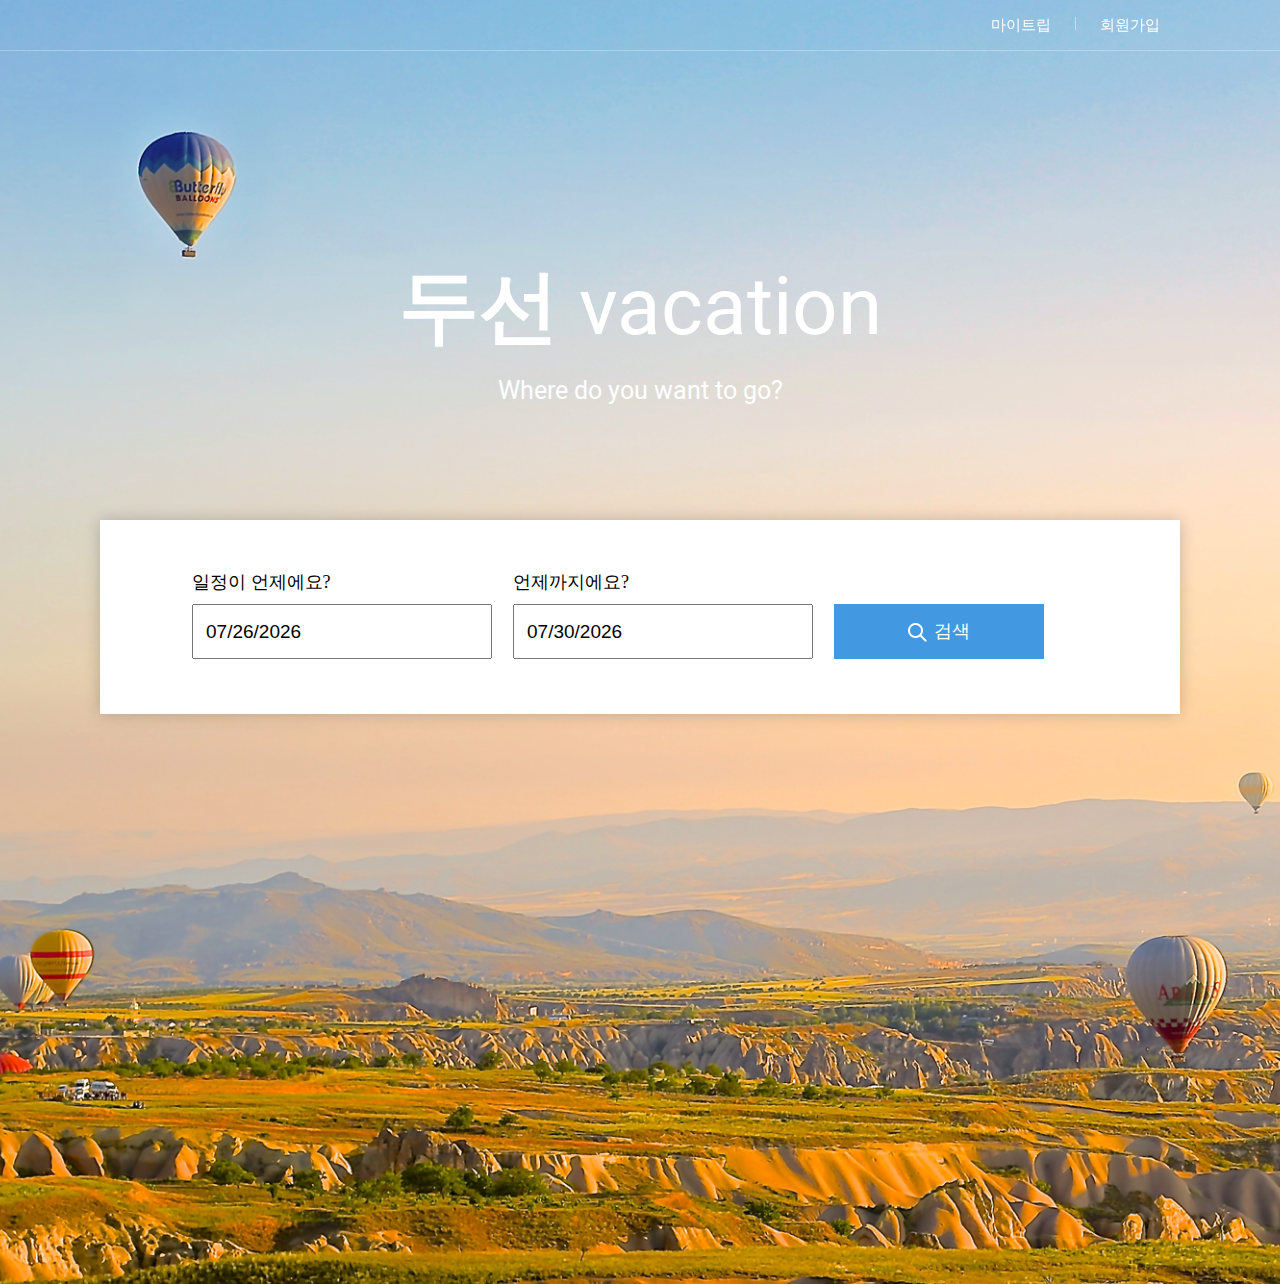
<file: index.html>
<!DOCTYPE html>
<html lang="en">
  <head>
    <meta charset="UTF-8" />
    <meta name="viewport" content="width=device-width, initial-scale=1.0" />
    <meta http-equiv="X-UA-Compatible" content="ie=edge" />
    <title>My trip advisor</title>

    <link rel="stylesheet" href="libs/jquery-ui/jquery-ui.min.css" />
    <link rel="stylesheet" href="styles/styles.css" />
    <script src="libs/jquery-3.3.1.min.js"></script>
    <script src="libs/jquery-ui/jquery-ui.min.js"></script>
    <script src="scripts/scripts.js"></script>
  </head>
  <body>
        <div id="container">
            <div id="header">
                <div>
                    <a href="index.html"><span></span></a>
                    <div class="menu-items right">
                        <a href="mytrip.html">마이트립</a> <img
                            src="images/line_maintop_gray.png" /> <a href="register.html">회원가입</a>
                    </div>
                </div>
            </div>
            <div id="body">
                <div id="title-text" class="lg-text">두선 vacation</div>
                <div id="title-sub-text" class="md-text">Where do you want to
                    go?</div>
                <div id="search-panel">
                    <form id="form-search">
                        <div class="panel-block">
                            <label for="from">일정이 언제에요?</label>
                            <div>
                                <input type="text" id="from" readonly />
                            </div>
                        </div>
                        <div class="panel-block">
                            <label for="to">언제까지에요?</label>
                            <div>
                                <input type="text" id="to" readonly />
                            </div>
                        </div>
                        <div class="panel-block no-margin">
                            <button type="submit" class="btn-search">
                                <img src="images/icon_search_on.png" /> 검색
                            </button>
                        </div>
                    </form>
                </div>
    
                <div id="list-bg">
                    <div id="list-panel"></div>
                </div>
            </div>
            <div id="list-item-template" class="list-item">
                <img class="list-item-image" />
                <div class="list-item-desc">
                    <div class="list-item-name"></div>
                    <div class="list-item-city">
                        <img src="images/icon_list_location.png" />
                        <div class="list-item-city-name" />
                    </div>
                </div>
            </div>
        </div>
    </body>
</html>
</file>
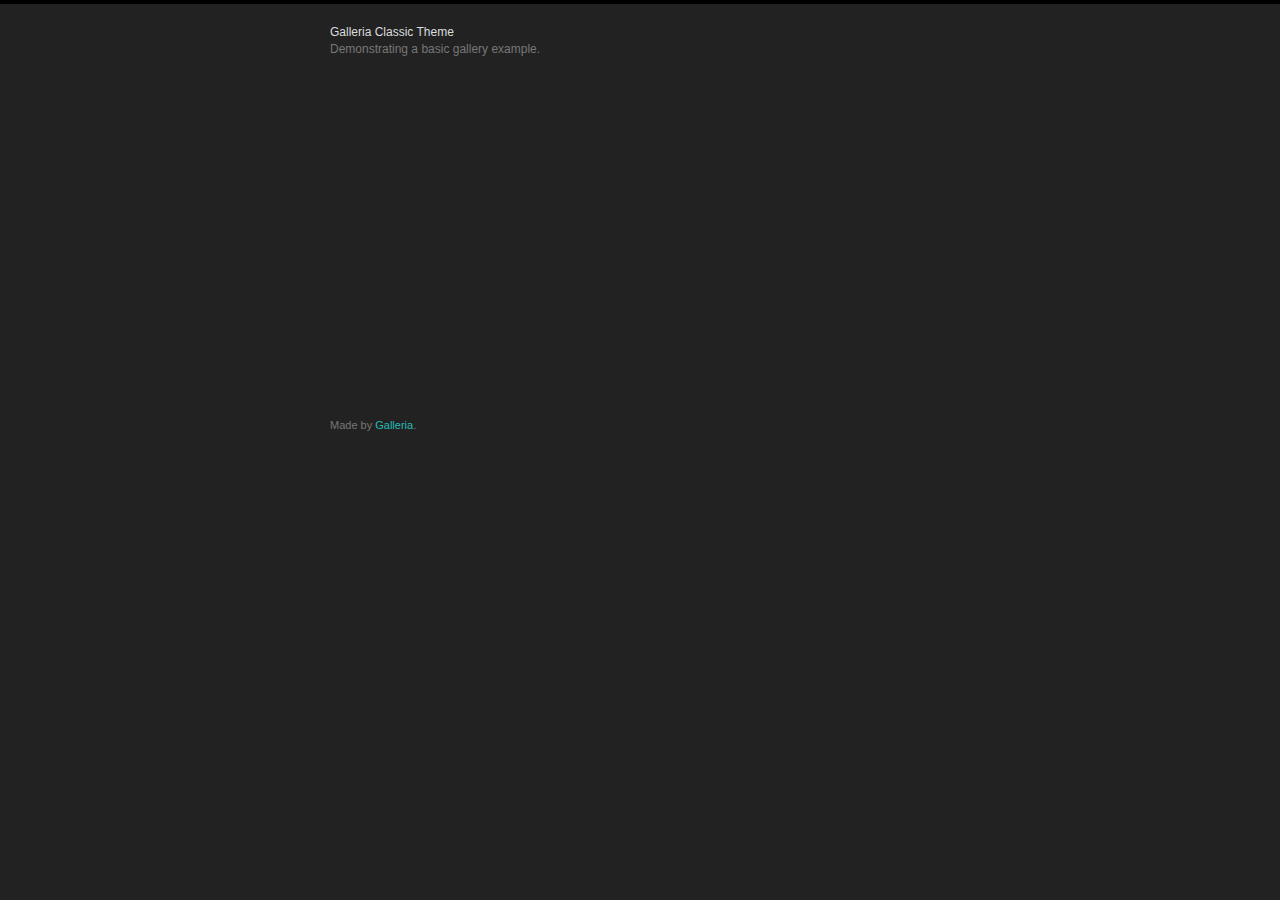
<file: libs/galleria/themes/classic/classic-demo.html>
<!DOCTYPE html>
<html lang="en">
    <head>
        <meta charset="utf-8">
        <title>Galleria Classic Theme</title>
        <style>

            /* Demo styles */
            html,body{background:#222;margin:0;}
            body{border-top:4px solid #000;}
            .content{color:#777;font:12px/1.4 "helvetica neue",arial,sans-serif;width:620px;margin:20px auto;}
            h1{font-size:12px;font-weight:normal;color:#ddd;margin:0;}
            p{margin:0 0 20px}
            a {color:#22BCB9;text-decoration:none;}
            .cred{margin-top:20px;font-size:11px;}

            /* This rule is read by Galleria to define the gallery height: */
            #galleria{height:320px}

        </style>

        <!-- load jQuery -->
        <!-- <script src="http://ajax.googleapis.com/ajax/libs/jquery/3.1.1/jquery.js"></script> -->
        <script src="http://ajax.googleapis.com/ajax/libs/jquery/2.2.4/jquery.js"></script>

        <!-- load Galleria -->
        <script src="../../galleria-1.5.7.min.js"></script>

    </head>
<body>
    <div class="content">
        <h1>Galleria Classic Theme</h1>
        <p>Demonstrating a basic gallery example.</p>

        <!-- Adding gallery images. We use resized thumbnails here for better performance, but it’s not necessary -->

        <div id="galleria">
            <a href="http://upload.wikimedia.org/wikipedia/commons/thumb/a/a2/Biandintz_eta_zaldiak_-_modified2.jpg/800px-Biandintz_eta_zaldiak_-_modified2.jpg">
                <img 
                    src="http://upload.wikimedia.org/wikipedia/commons/thumb/a/a2/Biandintz_eta_zaldiak_-_modified2.jpg/100px-Biandintz_eta_zaldiak_-_modified2.jpg",
                    data-big="http://upload.wikimedia.org/wikipedia/commons/thumb/a/a2/Biandintz_eta_zaldiak_-_modified2.jpg/1280px-Biandintz_eta_zaldiak_-_modified2.jpg"
                    data-title="Biandintz eta zaldiak"
                    data-description="Horses on Bianditz mountain, in Navarre, Spain."
                >
            </a>
            <a href="http://upload.wikimedia.org/wikipedia/commons/thumb/6/6c/Athabasca_Rail_at_Brule_Lake.jpg/800px-Athabasca_Rail_at_Brule_Lake.jpg">
                <img 
                    src="http://upload.wikimedia.org/wikipedia/commons/thumb/6/6c/Athabasca_Rail_at_Brule_Lake.jpg/100px-Athabasca_Rail_at_Brule_Lake.jpg",
                    data-big="http://upload.wikimedia.org/wikipedia/commons/thumb/6/6c/Athabasca_Rail_at_Brule_Lake.jpg/1280px-Athabasca_Rail_at_Brule_Lake.jpg"
                    data-title="Athabasca Rail"
                    data-description="The Athabasca River railroad track at the mouth of Brulé Lake in Alberta, Canada."
                >
            </a>
            <a href="http://upload.wikimedia.org/wikipedia/commons/thumb/1/1f/Back-scattering_crepuscular_rays_panorama_1.jpg/1280px-Back-scattering_crepuscular_rays_panorama_1.jpg">
                <img 
                    src="http://upload.wikimedia.org/wikipedia/commons/thumb/1/1f/Back-scattering_crepuscular_rays_panorama_1.jpg/100px-Back-scattering_crepuscular_rays_panorama_1.jpg",
                    data-big="http://upload.wikimedia.org/wikipedia/commons/thumb/1/1f/Back-scattering_crepuscular_rays_panorama_1.jpg/1400px-Back-scattering_crepuscular_rays_panorama_1.jpg"
                    data-title="Back-scattering crepuscular rays"
                    data-description="Picture of the day on Wikimedia Commons 26 September 2010."
                >
            </a>
            <a href="http://upload.wikimedia.org/wikipedia/commons/thumb/7/75/Interior_convento_3.jpg/800px-Interior_convento_3.jpg">
                <img 
                    src="http://upload.wikimedia.org/wikipedia/commons/thumb/7/75/Interior_convento_3.jpg/120px-Interior_convento_3.jpg",
                    data-big="http://upload.wikimedia.org/wikipedia/commons/thumb/7/75/Interior_convento_3.jpg/1400px-Interior_convento_3.jpg"
                    data-title="Interior convento"
                    data-description="Interior view of Yuriria Convent, founded in 1550."
                >
            </a>
            <a href="http://upload.wikimedia.org/wikipedia/commons/thumb/6/6b/Oxbow_Bend_outlook_in_the_Grand_Teton_National_Park.jpg/800px-Oxbow_Bend_outlook_in_the_Grand_Teton_National_Park.jpg">
                <img 
                    src="http://upload.wikimedia.org/wikipedia/commons/thumb/6/6b/Oxbow_Bend_outlook_in_the_Grand_Teton_National_Park.jpg/100px-Oxbow_Bend_outlook_in_the_Grand_Teton_National_Park.jpg",
                    data-big="http://upload.wikimedia.org/wikipedia/commons/thumb/6/6b/Oxbow_Bend_outlook_in_the_Grand_Teton_National_Park.jpg/1280px-Oxbow_Bend_outlook_in_the_Grand_Teton_National_Park.jpg"
                    data-title="Oxbow Bend outlook"
                    data-description="View over the Snake River to the Mount Moran with the Skillet Glacier."
                >
            </a>
            <a href="http://upload.wikimedia.org/wikipedia/commons/thumb/c/c9/Hazy_blue_hour_in_Grand_Canyon.JPG/800px-Hazy_blue_hour_in_Grand_Canyon.JPG">
                <img 
                    src="http://upload.wikimedia.org/wikipedia/commons/thumb/c/c9/Hazy_blue_hour_in_Grand_Canyon.JPG/100px-Hazy_blue_hour_in_Grand_Canyon.JPG",
                    data-big="http://upload.wikimedia.org/wikipedia/commons/thumb/c/c9/Hazy_blue_hour_in_Grand_Canyon.JPG/1280px-Hazy_blue_hour_in_Grand_Canyon.JPG"
                    data-title="Hazy blue hour"
                    data-description="Hazy blue hour in Grand Canyon. View from the South Rim."
                >
            </a>
            <a href="http://upload.wikimedia.org/wikipedia/commons/thumb/f/f4/2909_vallon_moy_res.jpg/800px-2909_vallon_moy_res.jpg">
                <img 
                    src="http://upload.wikimedia.org/wikipedia/commons/thumb/f/f4/2909_vallon_moy_res.jpg/100px-2909_vallon_moy_res.jpg",
                    data-big="http://upload.wikimedia.org/wikipedia/commons/thumb/f/f4/2909_vallon_moy_res.jpg/1280px-2909_vallon_moy_res.jpg"
                    data-title="Haute Severaisse valley"
                    data-description="View of Haute Severaisse valley and surrounding summits from the slopes of Les Vernets."
                >
            </a>
            <a href="http://upload.wikimedia.org/wikipedia/commons/thumb/4/46/Bohinjsko_jezero_2.jpg/800px-Bohinjsko_jezero_2.jpg">
                <img 
                    src="http://upload.wikimedia.org/wikipedia/commons/thumb/4/46/Bohinjsko_jezero_2.jpg/100px-Bohinjsko_jezero_2.jpg",
                    data-big="http://upload.wikimedia.org/wikipedia/commons/thumb/4/46/Bohinjsko_jezero_2.jpg/1280px-Bohinjsko_jezero_2.jpg"
                    data-title="Bohinj lake"
                    data-description="Bohinj lake (Triglav National Park, Slovenia) in the morning."
                >
            </a>
            <a href="http://upload.wikimedia.org/wikipedia/commons/thumb/3/32/Bowling_Balls_Beach_2_edit.jpg/800px-Bowling_Balls_Beach_2_edit.jpg">
                <img 
                    src="http://upload.wikimedia.org/wikipedia/commons/thumb/3/32/Bowling_Balls_Beach_2_edit.jpg/100px-Bowling_Balls_Beach_2_edit.jpg",
                    data-big="http://upload.wikimedia.org/wikipedia/commons/thumb/3/32/Bowling_Balls_Beach_2_edit.jpg/1280px-Bowling_Balls_Beach_2_edit.jpg"
                    data-title="Bowling Balls"
                    data-description="Mendocino county, California, USA."
                >
            </a>
            <a href="https://vimeo.com/25750735">
                <span class="video">Works for vimeo too.</span>
            </a>
            <a href="https://www.youtube.com/watch?v=GOD-RyVB-3Q">
                <span class="video">Works for youtube too.</span>
            </a>

        </div>
        <p class="cred">Made by <a href="http://galleria.io">Galleria</a>.</p>
    </div>

    <script>
    $(function() {
        // Load the classic theme
        Galleria.loadTheme('galleria.classic.min.js');

        // Initialize Galleria
        Galleria.run('#galleria');
    });
    </script>
    </body>
</html>
</file>
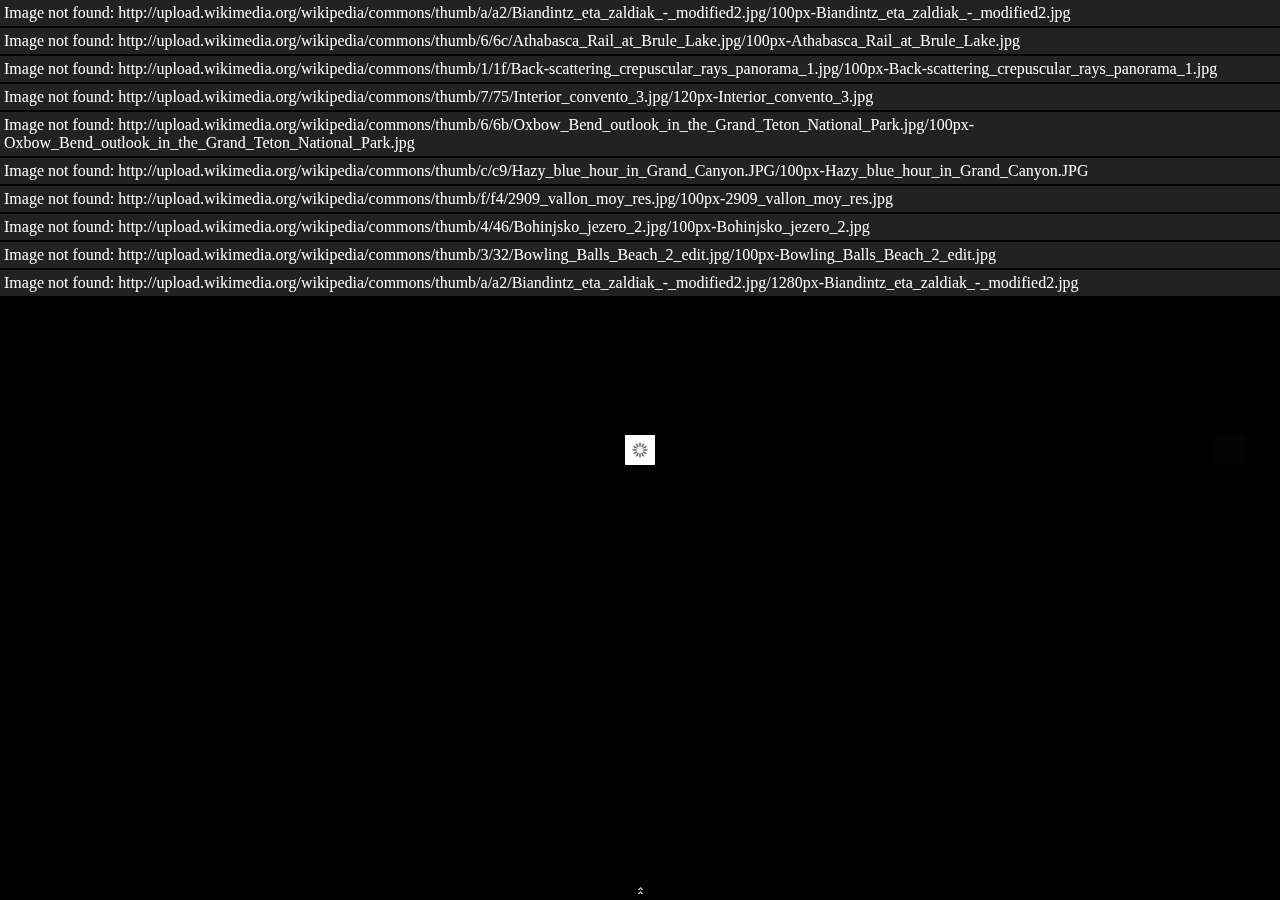
<file: libs/galleria/themes/fullscreen/fullscreen-demo.html>
<!DOCTYPE html>
<html lang="sv">
    <head>
        <meta charset="utf-8">
        <meta name="viewport" content="width=device-width,initial-scale=0.5,user-scalable=no">
        <title>Galleria Fullscreen Theme Demo</title>

        <!-- load jQuery -->
        <!-- <script src="http://ajax.googleapis.com/ajax/libs/jquery/3.1.1/jquery.js"></script> -->
        <script src="http://ajax.googleapis.com/ajax/libs/jquery/2.2.4/jquery.js"></script>

        <!-- load Galleria -->
        <script src="../../galleria-1.5.7.min.js"></script>

        <style>
        body{background:#000;}
        </style>

    </head>
<body>
    <div class="galleria">
        <a href="http://upload.wikimedia.org/wikipedia/commons/thumb/a/a2/Biandintz_eta_zaldiak_-_modified2.jpg/800px-Biandintz_eta_zaldiak_-_modified2.jpg">
            <img 
                src="http://upload.wikimedia.org/wikipedia/commons/thumb/a/a2/Biandintz_eta_zaldiak_-_modified2.jpg/100px-Biandintz_eta_zaldiak_-_modified2.jpg",
                data-big="http://upload.wikimedia.org/wikipedia/commons/thumb/a/a2/Biandintz_eta_zaldiak_-_modified2.jpg/1280px-Biandintz_eta_zaldiak_-_modified2.jpg"
                data-title="Biandintz eta zaldiak"
                data-description="Horses on Bianditz mountain, in Navarre, Spain."
            >
        </a>
        <a href="http://upload.wikimedia.org/wikipedia/commons/thumb/6/6c/Athabasca_Rail_at_Brule_Lake.jpg/800px-Athabasca_Rail_at_Brule_Lake.jpg">
            <img 
                src="http://upload.wikimedia.org/wikipedia/commons/thumb/6/6c/Athabasca_Rail_at_Brule_Lake.jpg/100px-Athabasca_Rail_at_Brule_Lake.jpg",
                data-big="http://upload.wikimedia.org/wikipedia/commons/thumb/6/6c/Athabasca_Rail_at_Brule_Lake.jpg/1280px-Athabasca_Rail_at_Brule_Lake.jpg"
                data-title="Athabasca Rail"
                data-description="The Athabasca River railroad track at the mouth of Brulé Lake in Alberta, Canada."
            >
        </a>
        <a href="http://upload.wikimedia.org/wikipedia/commons/thumb/1/1f/Back-scattering_crepuscular_rays_panorama_1.jpg/1280px-Back-scattering_crepuscular_rays_panorama_1.jpg">
            <img 
                src="http://upload.wikimedia.org/wikipedia/commons/thumb/1/1f/Back-scattering_crepuscular_rays_panorama_1.jpg/100px-Back-scattering_crepuscular_rays_panorama_1.jpg",
                data-big="http://upload.wikimedia.org/wikipedia/commons/thumb/1/1f/Back-scattering_crepuscular_rays_panorama_1.jpg/1400px-Back-scattering_crepuscular_rays_panorama_1.jpg"
                data-title="Back-scattering crepuscular rays"
                data-description="Picture of the day on Wikimedia Commons 26 September 2010."
            >
        </a>
        <a href="http://upload.wikimedia.org/wikipedia/commons/thumb/7/75/Interior_convento_3.jpg/800px-Interior_convento_3.jpg">
            <img 
                src="http://upload.wikimedia.org/wikipedia/commons/thumb/7/75/Interior_convento_3.jpg/120px-Interior_convento_3.jpg",
                data-big="http://upload.wikimedia.org/wikipedia/commons/thumb/7/75/Interior_convento_3.jpg/1400px-Interior_convento_3.jpg"
                data-title="Interior convento"
                data-description="Interior view of Yuriria Convent, founded in 1550."
            >
        </a>
        <a href="http://upload.wikimedia.org/wikipedia/commons/thumb/6/6b/Oxbow_Bend_outlook_in_the_Grand_Teton_National_Park.jpg/800px-Oxbow_Bend_outlook_in_the_Grand_Teton_National_Park.jpg">
            <img 
                src="http://upload.wikimedia.org/wikipedia/commons/thumb/6/6b/Oxbow_Bend_outlook_in_the_Grand_Teton_National_Park.jpg/100px-Oxbow_Bend_outlook_in_the_Grand_Teton_National_Park.jpg",
                data-big="http://upload.wikimedia.org/wikipedia/commons/thumb/6/6b/Oxbow_Bend_outlook_in_the_Grand_Teton_National_Park.jpg/1280px-Oxbow_Bend_outlook_in_the_Grand_Teton_National_Park.jpg"
                data-title="Oxbow Bend outlook"
                data-description="View over the Snake River to the Mount Moran with the Skillet Glacier."
            >
        </a>
        <a href="http://upload.wikimedia.org/wikipedia/commons/thumb/c/c9/Hazy_blue_hour_in_Grand_Canyon.JPG/800px-Hazy_blue_hour_in_Grand_Canyon.JPG">
            <img 
                src="http://upload.wikimedia.org/wikipedia/commons/thumb/c/c9/Hazy_blue_hour_in_Grand_Canyon.JPG/100px-Hazy_blue_hour_in_Grand_Canyon.JPG",
                data-big="http://upload.wikimedia.org/wikipedia/commons/thumb/c/c9/Hazy_blue_hour_in_Grand_Canyon.JPG/1280px-Hazy_blue_hour_in_Grand_Canyon.JPG"
                data-title="Hazy blue hour"
                data-description="Hazy blue hour in Grand Canyon. View from the South Rim."
            >
        </a>
        <a href="http://upload.wikimedia.org/wikipedia/commons/thumb/f/f4/2909_vallon_moy_res.jpg/800px-2909_vallon_moy_res.jpg">
            <img 
                src="http://upload.wikimedia.org/wikipedia/commons/thumb/f/f4/2909_vallon_moy_res.jpg/100px-2909_vallon_moy_res.jpg",
                data-big="http://upload.wikimedia.org/wikipedia/commons/thumb/f/f4/2909_vallon_moy_res.jpg/1280px-2909_vallon_moy_res.jpg"
                data-title="Haute Severaisse valley"
                data-description="View of Haute Severaisse valley and surrounding summits from the slopes of Les Vernets."
            >
        </a>
        <a href="http://upload.wikimedia.org/wikipedia/commons/thumb/4/46/Bohinjsko_jezero_2.jpg/800px-Bohinjsko_jezero_2.jpg">
            <img 
                src="http://upload.wikimedia.org/wikipedia/commons/thumb/4/46/Bohinjsko_jezero_2.jpg/100px-Bohinjsko_jezero_2.jpg",
                data-big="http://upload.wikimedia.org/wikipedia/commons/thumb/4/46/Bohinjsko_jezero_2.jpg/1280px-Bohinjsko_jezero_2.jpg"
                data-title="Bohinj lake"
                data-description="Bohinj lake (Triglav National Park, Slovenia) in the morning."
            >
        </a>
        <a href="http://upload.wikimedia.org/wikipedia/commons/thumb/3/32/Bowling_Balls_Beach_2_edit.jpg/800px-Bowling_Balls_Beach_2_edit.jpg">
            <img 
                src="http://upload.wikimedia.org/wikipedia/commons/thumb/3/32/Bowling_Balls_Beach_2_edit.jpg/100px-Bowling_Balls_Beach_2_edit.jpg",
                data-big="http://upload.wikimedia.org/wikipedia/commons/thumb/3/32/Bowling_Balls_Beach_2_edit.jpg/1280px-Bowling_Balls_Beach_2_edit.jpg"
                data-title="Bowling Balls"
                data-description="Mendocino county, California, USA."
            >
        </a>
    </div>
    <script>
    $(function() {
        // Load the Fullscreen theme
        Galleria.loadTheme('galleria.fullscreen.min.js');

        // Initialize Galleria
        Galleria.run('.galleria');
    });
    </script>
    </body>
</html>
</file>
<file: styles/styles.css>
html, body{
    margin:0;
    padding:0;
    width: 100%;
    height: 100%;
}

body{
    min-height: 100%;
}

button:hover{
    cursor: pointer;
}

.right{
    float:right;
}

#header{
    position: fixed;
    top:0;
    left:0;
    width:100%;
    height:50px;
    border-bottom: 1px solid rgba(255, 255, 255, 0.3);
    z-index: 100;
    transition: 0.2s
    
}

#header spn{
    display:inline-block;
    width: 154px;
    height: 20px;
    background-image: url('../images/image_logo_white.png')
}

#header > div{
    position: absolute;
    top:0;
    left: 0;
    right: 0;
    margin-left: auto;
    margin-right: auto;
    width: 1080px;
    height: 100%;
}
#header > div >a{
    display:inline-block;
    margin-top: 15px;
}
#header .menu-items a{
    color: #fff;
    font-size: 15px;
    line-height: 50px;
    text-decoration: none;
    margin-left:20px;
    margin-right: 20px;
}

#header.inverted {
    background-color : #fff;
    border: 0;
}
#header.inverted span {
    background-image: url('../images/image_logo_color.png')
}

#header.inverted .menu-items a{
    color: #000;
  
}

#body{
    width: 100%;
    height: 100%;
    min-height: 1000px;
    background-image: url(../images/bg_main.png);
    background-position: top center;
    background-repeat: no-repeat;
    background-size : cover;
    background-color : #fff;
    overflow: auto;
}

#title-text{
    padding-top: 250px;
    text-align: center;
}

#title-sub-text{
    margin: 5px auto;
    text-align: center;
}

#search-panel{
    margin:110px auto 570px;
    left:0;
    right:0;
    width: 1080px;
    background-color: #fff;
    padding: 50px 75px 55px;
    -webkit-box-sizing: border-box;
    -moz-box-sizing: border-box;
    box-sizing: border-box;
    box-shadow: 0 0 15px 0 rgba(0,0,0,0.2);
}

.panel-block{
    display: inline-block;
    margin-left: 17px;
}

.panel-block:last-of-type{
    vertical-align: bottom;
}
#search-panel label{
    display: block;
    color: #000;
    font-size: 18px;
    margin-bottom: 10px;
}

#search-panel input[type="text"]{
    width:300px;
    height: 55px;
    -webkit-box-sizing: border-box;
    -moz-box-sizing: border-box;
    box-sizing: border-box;
    font-size: 19px;
    padding: 12px;


}

#search-panel .btn-search{
    width:210px;
    height: 55px;
    background-color: #4299e1;
    border:0;
    color:#fff;
    font-size : 18px;
}

#search-panel .btn-search img{
    vertical-align: middle;
}

@font-face{
    font-family: 'Heebo';
    src:url('../fonts/Heebo-Regular.ttf') format('truetype');
}
@font-face{
    font-family: 'Heebo';
    src:url('../fonts/Heebo-Regular.ttf') format('truetype');
    font-weight: bold;
}


.lg-text{
    font-family: 'Heebo', sans-serif;
    font-size: 80px;
    font-weight: bold;
    color: #fff
}

.md-text{
    font-family: 'Heebo', sans-serif;
    font-size: 25px;
    font-weight: normal;
    color: #fff
}

.ui-datepicker{
     width:290px;
}

#list-bg{
    display: none;
    background-color: #fff;
    width: 100%;
    height: 100%;
    top: 880px;
    position: absolute;
}




#list-panel{
    position: relative;
    top:95px;
    left: 0;
    right: 0;
    margin-left: auto;
    margin-right: auto;
    width: 1080px;
    margin-bottom: 100px;

}


#list-item-template {
	display: none;
}

.list-item {
	position: relative;
	display: inline-block;
	width: 344px;
	margin-right: 24px;
	margin-bottom: 22px;
}

.list-item:hover {
	cursor: pointer;
}

.list-item:nth-of-type(3n) {
	margin-right: 0;
}

.list-item-image {
	display: block;
	width: 344px;
	height: 210px;	
}

.list-item-desc {
	border: 1px solid #eee;
	border-top: 0;
}

.list-item-name {
	height: 24px;
	padding-left: 13px;
	padding-top: 13px;
	font-size: 17px;
	font-weight: bold;
}

.list-item-city {
	height: 20px;
	padding-bottom: 8px;
	padding-left: 13px;
	line-height: 16px;
}

.list-item-city img {
	display: inline-block;
	vertical-align: middle;
}

.list-item-city-name {
	display: inline-block;
	font-size: 14px;
	vertical-align: middle;
}

#body.detail{
    background: #f6f7f7;

}
.detail-container{
    width: 1080px;
    margin-top: 130px;
    margin-bottom: 70px;
    background-color: #fff;
    margin-left: auto;
    margin-right: auto;
    padding: 20px;
}

.detail-header{
    line-height: 20px;
    position: relative;
    padding-top: 7px;
    padding-bottom: 3px;
}
.detail-header img{
    vertical-align: middle;
}

.detail-header .detail-header-name{
    display: inline-block;
    font-size: 18px;
    font-weight: bold;
    vertical-align: middle;
    margin-left: 3px;
}

.detail-header .detail-header-city-name{
    display: inline-block;
    font-size: 15px;
    vertical-align: middle;
    color: #909090;
}

.detail-header button{
    padding: 7px 10px;
    background-color: #4299E0;
    color: #fff;
    font-size: 14px;
    border:  0;
    position: absolute;
    top:0;
    right: 0;
}

#detail-images{
    max-width: 100%;
    height: 400px;
    background: #000;
    margin-top: 10px;
    margin-bottom: 30px;
}

#detail-desc{
    margin-bottom: 30px;

}
.detail-title{
    font-weight: bold;
    margin-bottom: 8px;
}

.detail-desc .detail-desc-text{
    font-size: 15px;
    color:#757575;
}

.detail-container #map{
    width :100%;
    height: 300px;
}
</file>
